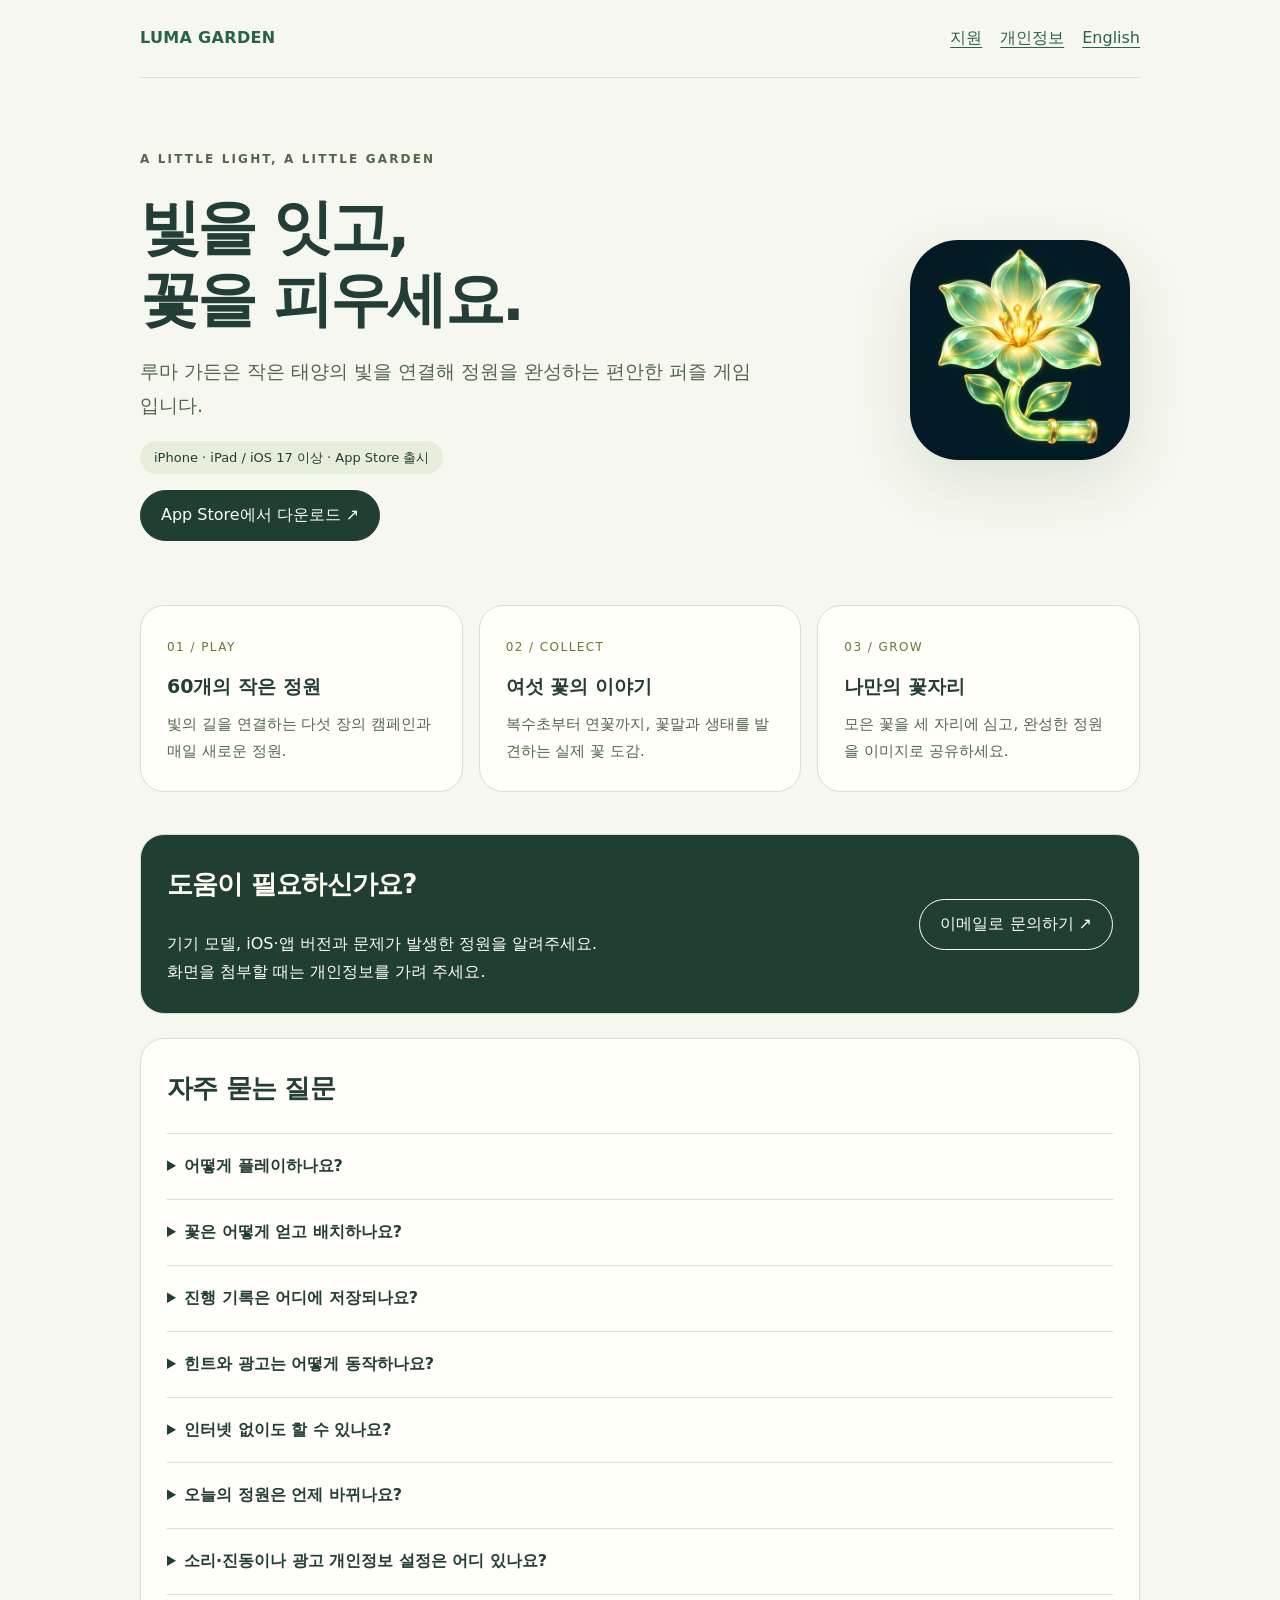
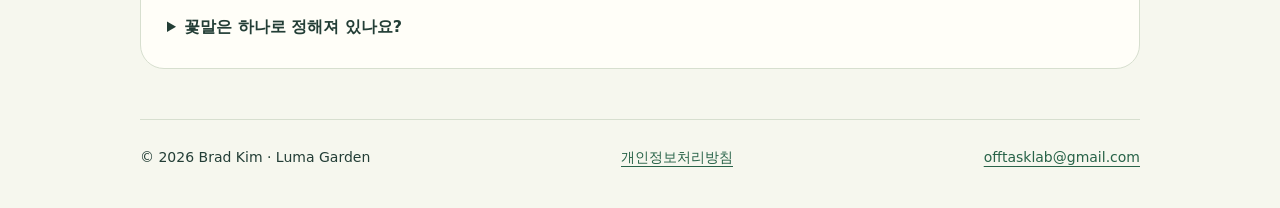
<file: index.html>
<!doctype html>
<html lang="ko"><head><meta charset="utf-8"><meta name="viewport" content="width=device-width, initial-scale=1"><title>루마 가든 · 지원</title><meta name="description" content="빛의 길을 연결하고 꽃을 피우는 루마 가든. 게임 도움말, 문의 및 개인정보 안내."><meta name="theme-color" content="#203e32"><meta property="og:title" content="루마 가든 · 지원"><meta property="og:description" content="빛의 길을 연결하고 꽃을 피우는 루마 가든. 게임 도움말, 문의 및 개인정보 안내."><link rel="icon" href="icon.png"><link rel="stylesheet" href="style.css"></head>
<body><a class="skip" href="#main">본문 바로가기</a><div class="wrap"><header class="top"><a class="brand" href="index.html">LUMA GARDEN</a><nav aria-label="주 메뉴"><a href="index.html" aria-current="page">지원</a><a href="privacy.html">개인정보</a><a href="index-en.html" lang="en" hreflang="en">English</a></nav></header><main id="main"><section class="hero"><div><span class="eyebrow">A LITTLE LIGHT, A LITTLE GARDEN</span><h1>빛을 잇고,<br>꽃을 피우세요.</h1><p class="lead">루마 가든은 작은 태양의 빛을 연결해 정원을 완성하는 편안한 퍼즐 게임입니다.</p><span class="pill">iPhone · iPad / iOS 17 이상 · App Store 출시</span><p><a class="button" href="https://apps.apple.com/app/id6826611529" aria-label="App Store에서 루마 가든 다운로드">App Store에서 다운로드 ↗</a></p></div><img src="icon.png" width="220" height="220" alt="루마 가든 앱 아이콘"></section><div class="grid"><section class="card"><span class="number">01 / PLAY</span><h2>60개의 작은 정원</h2><p>빛의 길을 연결하는 다섯 장의 캠페인과 매일 새로운 정원.</p></section><section class="card"><span class="number">02 / COLLECT</span><h2>여섯 꽃의 이야기</h2><p>복수초부터 연꽃까지, 꽃말과 생태를 발견하는 실제 꽃 도감.</p></section><section class="card"><span class="number">03 / GROW</span><h2>나만의 꽃자리</h2><p>모은 꽃을 세 자리에 심고, 완성한 정원을 이미지로 공유하세요.</p></section></div><section class="panel contact"><div><h2>도움이 필요하신가요?</h2><p>기기 모델, iOS·앱 버전과 문제가 발생한 정원을 알려주세요.<br>화면을 첨부할 때는 개인정보를 가려 주세요.</p></div><a class="button" href="mailto:offtasklab@gmail.com?subject=Luma%20Garden%20Support">이메일로 문의하기 ↗</a></section><section class="panel"><h2>자주 묻는 질문</h2><details><summary>어떻게 플레이하나요?</summary><p>타일을 탭해 방향을 돌리고, 작은 태양에서 모든 길과 꽃까지 빛을 연결하세요. 13번째 정원부터 등장하는 바람결 타일은 한 번에 180도 회전합니다.</p></details><details><summary>꽃은 어떻게 얻고 배치하나요?</summary><p>캠페인 정원을 완성하면 완료 수에 따라 실제 꽃 6종이 해금됩니다. 꽃 도감에서 다음 목표를 확인하고, 얻은 꽃을 홈 정원의 세 자리에 심거나 바꿀 수 있습니다. 꽃을 누르면 꽃말·생태 정보와 출처를 볼 수 있어요.</p></details><details><summary>진행 기록은 어디에 저장되나요?</summary><p>정원별 진행, 별점, 꽃 배치와 설정은 기기에 자동 저장됩니다. 앱 자체의 계정·서버 동기화 기능은 없습니다. 앱을 삭제하면 기기의 기록도 삭제되며, 개발자가 복구할 수 없습니다.</p></details><details><summary>힌트와 광고는 어떻게 동작하나요?</summary><p>퍼즐마다 무료 힌트 1회를 제공합니다. 이후 추가 힌트는 선택형 보상 광고에서 보상을 획득하면 적용됩니다. 캠페인 완료 후 다음 정원으로 이동할 때 전면 광고가 표시될 수 있습니다. 광고 실패 시에도 다음 정원으로 진행할 수 있고, 일일 정원에는 전면 광고가 표시되지 않습니다.</p></details><details><summary>인터넷 없이도 할 수 있나요?</summary><p>퍼즐 플레이와 기기 내 저장은 인터넷 없이 가능합니다. 광고, 동의 확인 및 꽃 정보의 외부 출처 링크에는 인터넷 연결이 필요합니다. 광고를 불러오지 못하면 광고 보상 힌트를 받을 수 없습니다.</p></details><details><summary>오늘의 정원은 언제 바뀌나요?</summary><p>UTC 자정에 바뀝니다. 한국 시간으로는 매일 오전 9시입니다.</p></details><details><summary>소리·진동이나 광고 개인정보 설정은 어디 있나요?</summary><p>앱 설정에서 소리와 진동을 조절할 수 있습니다. 소리가 들리지 않으면 기기 볼륨과 무음 모드도 확인하세요. 동의 관리 서비스가 요구하는 경우 같은 설정 화면에 광고 개인정보 설정이 표시됩니다.</p></details><details><summary>꽃말은 하나로 정해져 있나요?</summary><p>꽃말은 문화·시대·문헌에 따라 달라질 수 있습니다. 도감 상세에서 각 설명의 맥락과 연결된 출처를 확인해 주세요.</p></details></section></main><footer><span>© 2026 Brad Kim · Luma Garden</span><a href="privacy.html">개인정보처리방침</a><a href="mailto:offtasklab@gmail.com">offtasklab@gmail.com</a></footer></div></body></html>
</file>
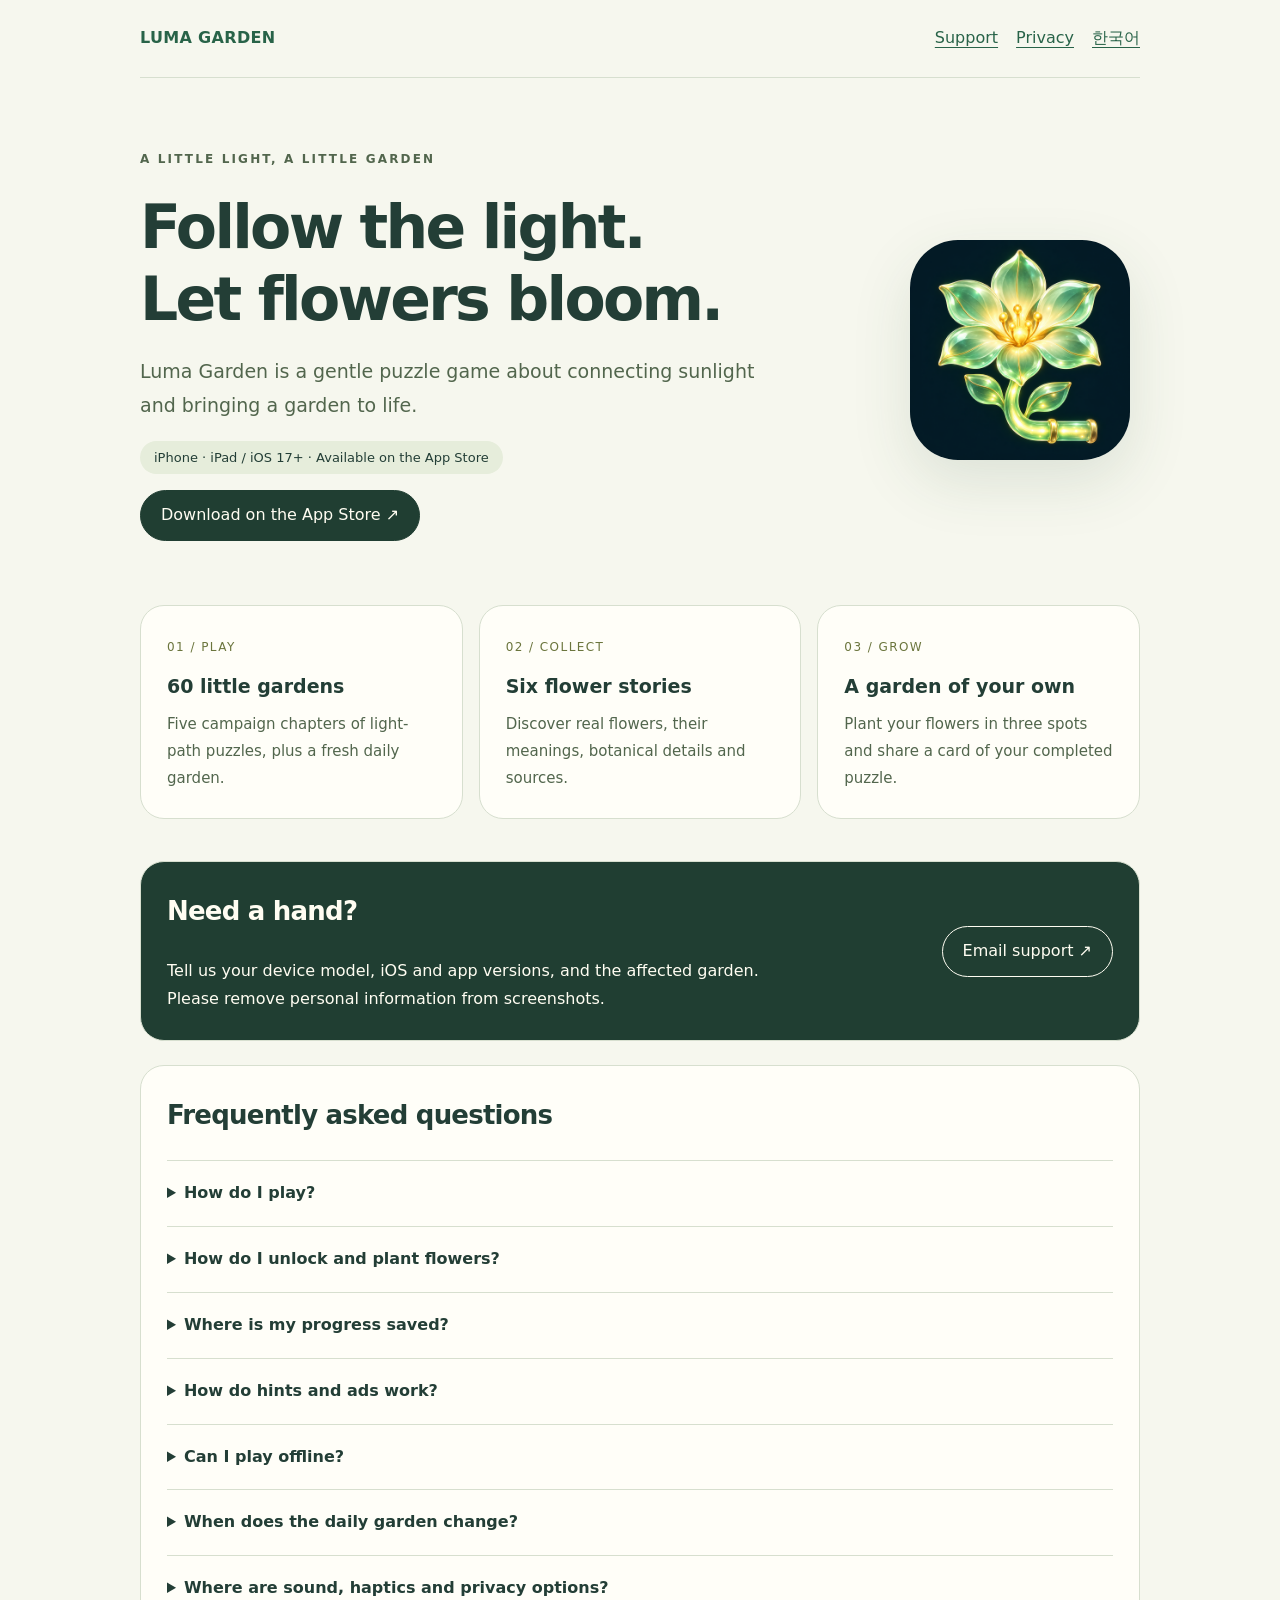
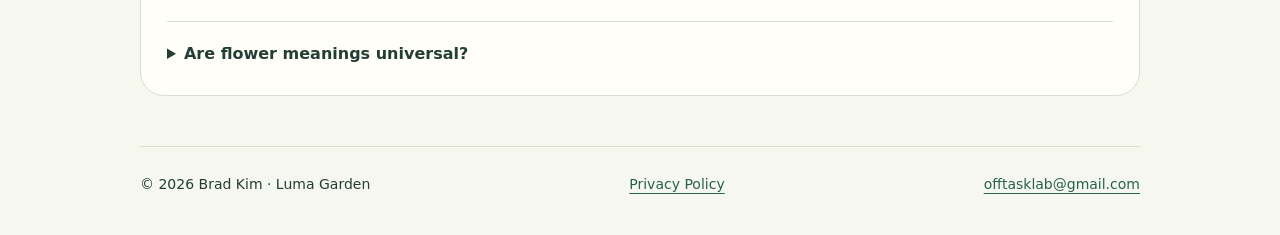
<file: index-en.html>
<!doctype html>
<html lang="en"><head><meta charset="utf-8"><meta name="viewport" content="width=device-width, initial-scale=1"><title>Luma Garden · Support</title><meta name="description" content="A quiet light-path puzzle. Help, contact and privacy information for Luma Garden."><meta name="theme-color" content="#203e32"><meta property="og:title" content="Luma Garden · Support"><meta property="og:description" content="A quiet light-path puzzle. Help, contact and privacy information for Luma Garden."><link rel="icon" href="icon.png"><link rel="stylesheet" href="style.css"></head>
<body><a class="skip" href="#main">Skip to content</a><div class="wrap"><header class="top"><a class="brand" href="index-en.html">LUMA GARDEN</a><nav aria-label="Main navigation"><a href="index-en.html" aria-current="page">Support</a><a href="privacy-en.html">Privacy</a><a href="index.html" lang="ko" hreflang="ko">한국어</a></nav></header><main id="main"><section class="hero"><div><span class="eyebrow">A LITTLE LIGHT, A LITTLE GARDEN</span><h1>Follow the light.<br>Let flowers bloom.</h1><p class="lead">Luma Garden is a gentle puzzle game about connecting sunlight and bringing a garden to life.</p><span class="pill">iPhone · iPad / iOS 17+ · Available on the App Store</span><p><a class="button" href="https://apps.apple.com/app/id6826611529" aria-label="Download Luma Garden from the App Store">Download on the App Store ↗</a></p></div><img src="icon.png" width="220" height="220" alt="Luma Garden app icon"></section><div class="grid"><section class="card"><span class="number">01 / PLAY</span><h2>60 little gardens</h2><p>Five campaign chapters of light-path puzzles, plus a fresh daily garden.</p></section><section class="card"><span class="number">02 / COLLECT</span><h2>Six flower stories</h2><p>Discover real flowers, their meanings, botanical details and sources.</p></section><section class="card"><span class="number">03 / GROW</span><h2>A garden of your own</h2><p>Plant your flowers in three spots and share a card of your completed puzzle.</p></section></div><section class="panel contact"><div><h2>Need a hand?</h2><p>Tell us your device model, iOS and app versions, and the affected garden.<br>Please remove personal information from screenshots.</p></div><a class="button" href="mailto:offtasklab@gmail.com?subject=Luma%20Garden%20Support">Email support ↗</a></section><section class="panel"><h2>Frequently asked questions</h2><details><summary>How do I play?</summary><p>Tap tiles to rotate them and connect the little sun to every path and flower. Windmill tiles introduced from garden 13 rotate 180 degrees per tap.</p></details><details><summary>How do I unlock and plant flowers?</summary><p>Complete campaign gardens to unlock six real flower species. The collection shows your next goal. Place unlocked flowers in three home-garden spots and open their entries for meanings, botanical information and sources.</p></details><details><summary>Where is my progress saved?</summary><p>Garden progress, stars, flower placements and preferences are saved on your device. The app has no account or server-sync service. Deleting the app removes its local records; the developer cannot restore them.</p></details><details><summary>How do hints and ads work?</summary><p>Each puzzle has one free hint. Additional hints require earning a reward in an optional rewarded ad. An interstitial may appear when moving to the next campaign garden. Ad failures do not block that transition. Daily gardens do not show interstitials.</p></details><details><summary>Can I play offline?</summary><p>Puzzles and local saving work offline. Ads, consent checks and external flower-source links require internet access. Rewarded hints are unavailable when an ad cannot load.</p></details><details><summary>When does the daily garden change?</summary><p>At midnight UTC, which is 9 a.m. in Korea.</p></details><details><summary>Where are sound, haptics and privacy options?</summary><p>Use the in-app settings for sound and haptics; also check device volume and Silent mode. Advertising privacy options appear in settings when required by the consent service.</p></details><details><summary>Are flower meanings universal?</summary><p>Meanings vary across cultures, periods and sources. Each flower entry provides context and source links.</p></details></section></main><footer><span>© 2026 Brad Kim · Luma Garden</span><a href="privacy-en.html">Privacy Policy</a><a href="mailto:offtasklab@gmail.com">offtasklab@gmail.com</a></footer></div></body></html>
</file>
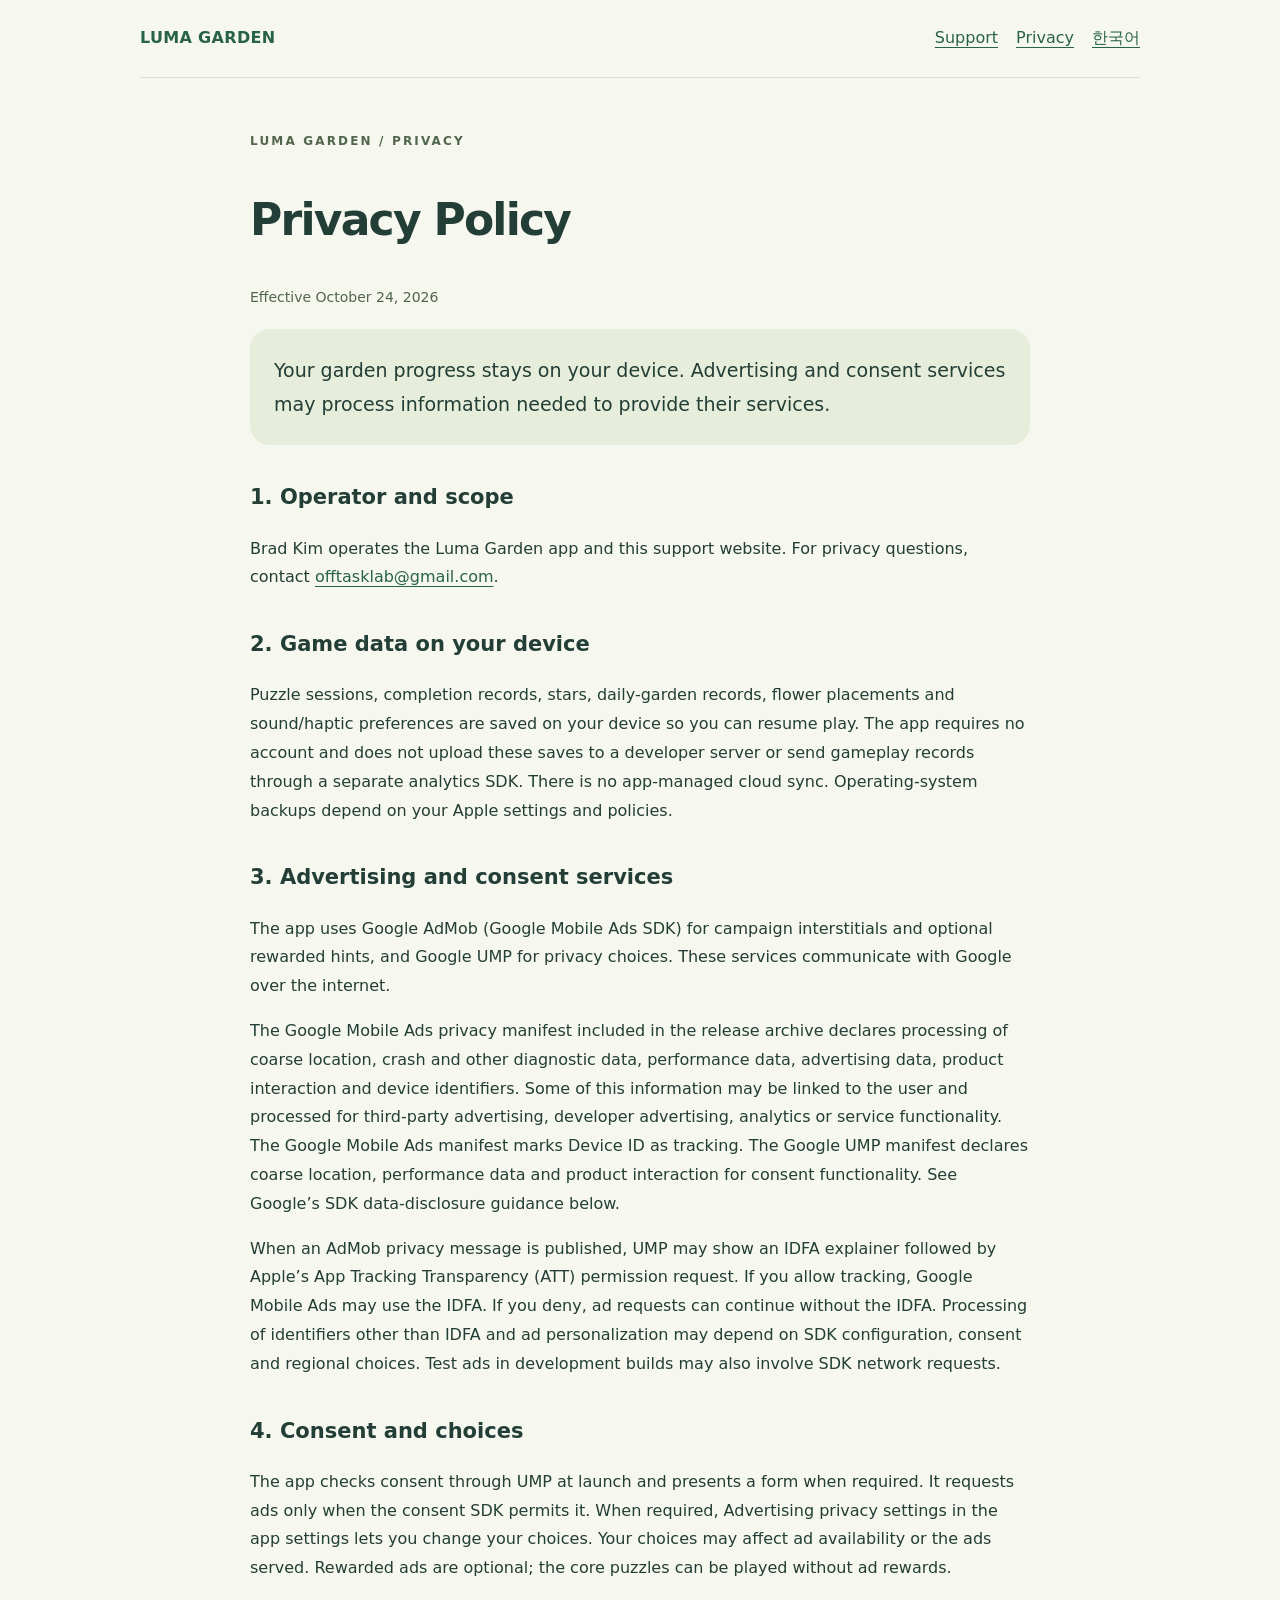
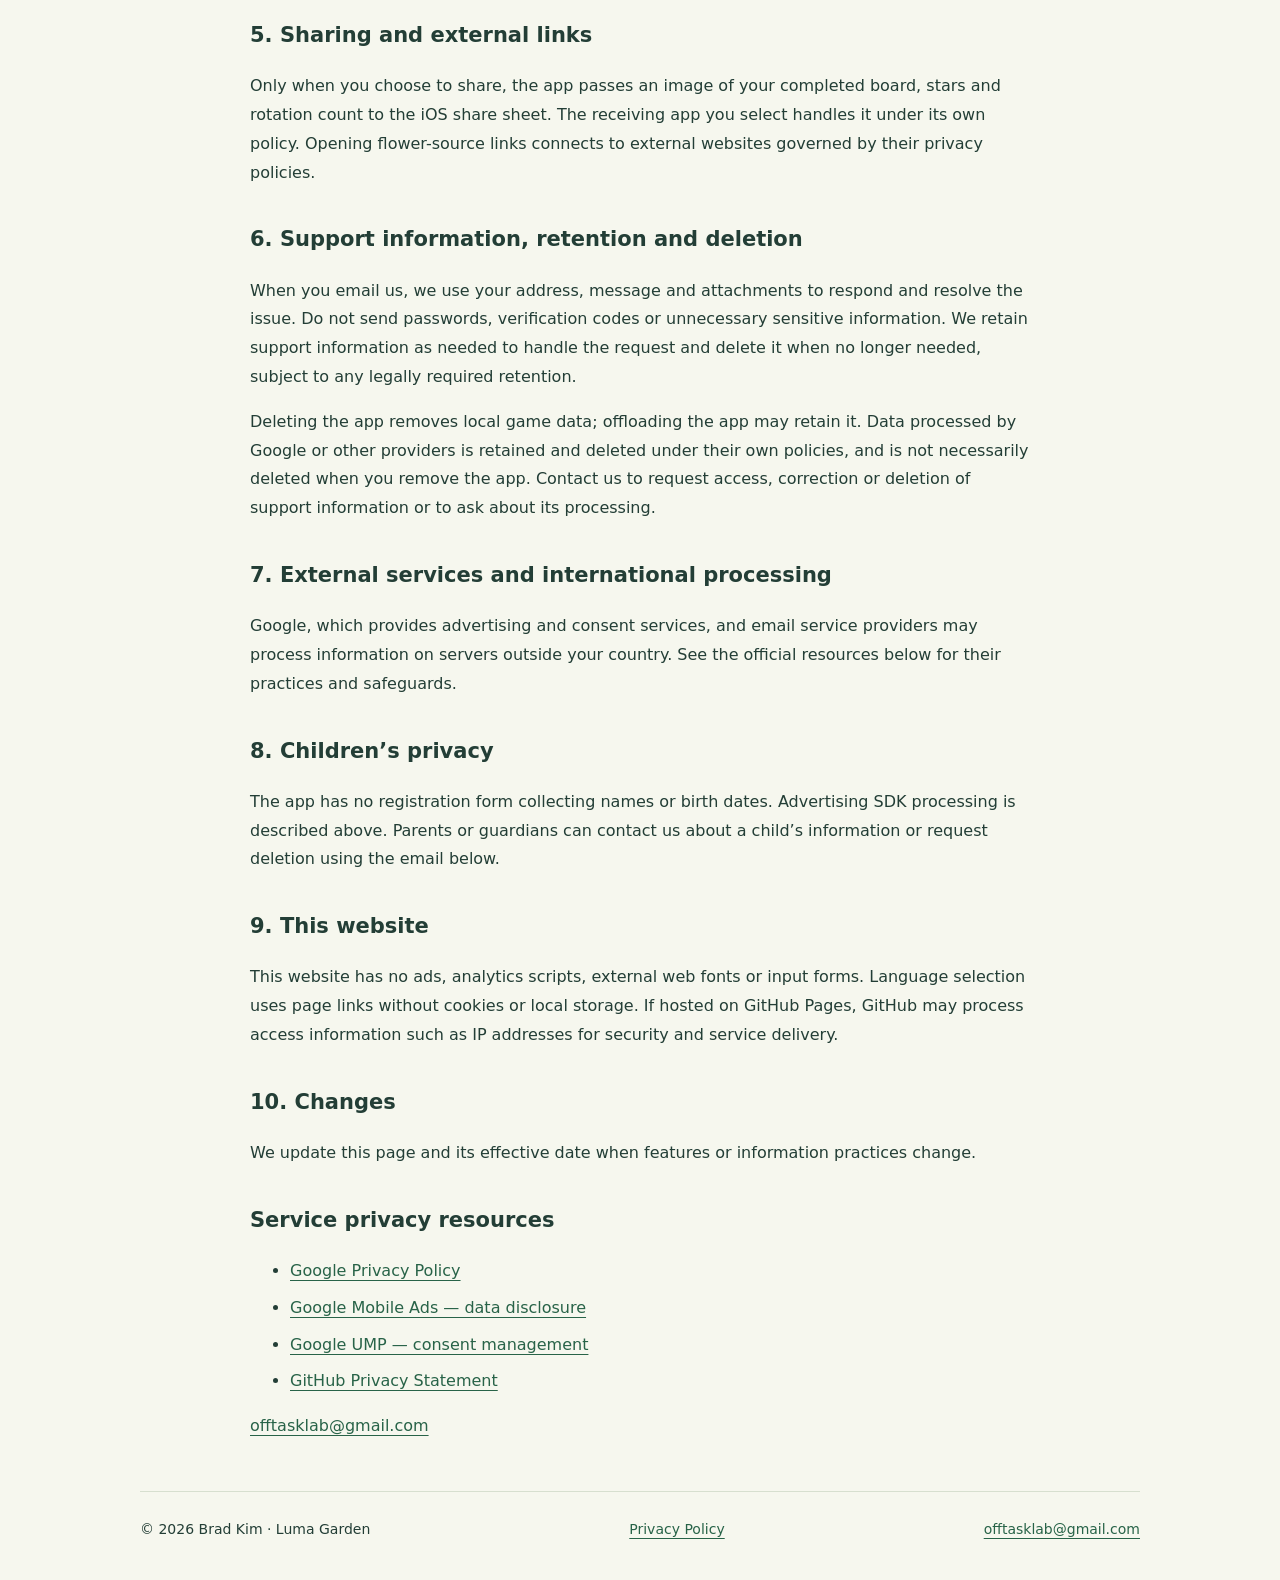
<file: privacy-en.html>
<!doctype html>
<html lang="en"><head><meta charset="utf-8"><meta name="viewport" content="width=device-width, initial-scale=1"><title>Luma Garden · Privacy Policy</title><meta name="description" content="A quiet light-path puzzle. Help, contact and privacy information for Luma Garden."><meta name="theme-color" content="#203e32"><meta property="og:title" content="Luma Garden · Privacy Policy"><meta property="og:description" content="A quiet light-path puzzle. Help, contact and privacy information for Luma Garden."><link rel="icon" href="icon.png"><link rel="stylesheet" href="style.css"></head>
<body><a class="skip" href="#main">Skip to content</a><div class="wrap"><header class="top"><a class="brand" href="index-en.html">LUMA GARDEN</a><nav aria-label="Main navigation"><a href="index-en.html">Support</a><a href="privacy-en.html" aria-current="page">Privacy</a><a href="privacy.html" lang="ko" hreflang="ko">한국어</a></nav></header><main id="main"><article class="policy"><span class="eyebrow">LUMA GARDEN / PRIVACY</span><h1>Privacy Policy</h1><p class="muted">Effective October 24, 2026</p><p class="intro">Your garden progress stays on your device. Advertising and consent services may process information needed to provide their services.</p><section><h2>1. Operator and scope</h2><p>Brad Kim operates the Luma Garden app and this support website. For privacy questions, contact <a href="mailto:offtasklab@gmail.com">offtasklab@gmail.com</a>.</p></section><section><h2>2. Game data on your device</h2><p>Puzzle sessions, completion records, stars, daily-garden records, flower placements and sound/haptic preferences are saved on your device so you can resume play. The app requires no account and does not upload these saves to a developer server or send gameplay records through a separate analytics SDK. There is no app-managed cloud sync. Operating-system backups depend on your Apple settings and policies.</p></section><section><h2>3. Advertising and consent services</h2><p>The app uses Google AdMob (Google Mobile Ads SDK) for campaign interstitials and optional rewarded hints, and Google UMP for privacy choices. These services communicate with Google over the internet.</p><p>The Google Mobile Ads privacy manifest included in the release archive declares processing of coarse location, crash and other diagnostic data, performance data, advertising data, product interaction and device identifiers. Some of this information may be linked to the user and processed for third-party advertising, developer advertising, analytics or service functionality. The Google Mobile Ads manifest marks Device ID as tracking. The Google UMP manifest declares coarse location, performance data and product interaction for consent functionality. See Google’s SDK data-disclosure guidance below.</p><p>When an AdMob privacy message is published, UMP may show an IDFA explainer followed by Apple’s App Tracking Transparency (ATT) permission request. If you allow tracking, Google Mobile Ads may use the IDFA. If you deny, ad requests can continue without the IDFA. Processing of identifiers other than IDFA and ad personalization may depend on SDK configuration, consent and regional choices. Test ads in development builds may also involve SDK network requests.</p></section><section><h2>4. Consent and choices</h2><p>The app checks consent through UMP at launch and presents a form when required. It requests ads only when the consent SDK permits it. When required, Advertising privacy settings in the app settings lets you change your choices. Your choices may affect ad availability or the ads served. Rewarded ads are optional; the core puzzles can be played without ad rewards.</p></section><section><h2>5. Sharing and external links</h2><p>Only when you choose to share, the app passes an image of your completed board, stars and rotation count to the iOS share sheet. The receiving app you select handles it under its own policy. Opening flower-source links connects to external websites governed by their privacy policies.</p></section><section><h2>6. Support information, retention and deletion</h2><p>When you email us, we use your address, message and attachments to respond and resolve the issue. Do not send passwords, verification codes or unnecessary sensitive information. We retain support information as needed to handle the request and delete it when no longer needed, subject to any legally required retention.</p><p>Deleting the app removes local game data; offloading the app may retain it. Data processed by Google or other providers is retained and deleted under their own policies, and is not necessarily deleted when you remove the app. Contact us to request access, correction or deletion of support information or to ask about its processing.</p></section><section><h2>7. External services and international processing</h2><p>Google, which provides advertising and consent services, and email service providers may process information on servers outside your country. See the official resources below for their practices and safeguards.</p></section><section><h2>8. Children’s privacy</h2><p>The app has no registration form collecting names or birth dates. Advertising SDK processing is described above. Parents or guardians can contact us about a child’s information or request deletion using the email below.</p></section><section><h2>9. This website</h2><p>This website has no ads, analytics scripts, external web fonts or input forms. Language selection uses page links without cookies or local storage. If hosted on GitHub Pages, GitHub may process access information such as IP addresses for security and service delivery.</p></section><section><h2>10. Changes</h2><p>We update this page and its effective date when features or information practices change.</p></section><section><h2>Service privacy resources</h2><ul><li><a href="https://policies.google.com/privacy">Google Privacy Policy</a></li><li><a href="https://developers.google.com/admob/ios/privacy/data-disclosure">Google Mobile Ads — data disclosure</a></li><li><a href="https://developers.google.com/admob/ios/privacy">Google UMP — consent management</a></li><li><a href="https://docs.github.com/en/site-policy/privacy-policies/github-general-privacy-statement">GitHub Privacy Statement</a></li></ul></section><p><a href="mailto:offtasklab@gmail.com">offtasklab@gmail.com</a></p></article></main><footer><span>© 2026 Brad Kim · Luma Garden</span><a href="privacy-en.html">Privacy Policy</a><a href="mailto:offtasklab@gmail.com">offtasklab@gmail.com</a></footer></div></body></html>
</file>
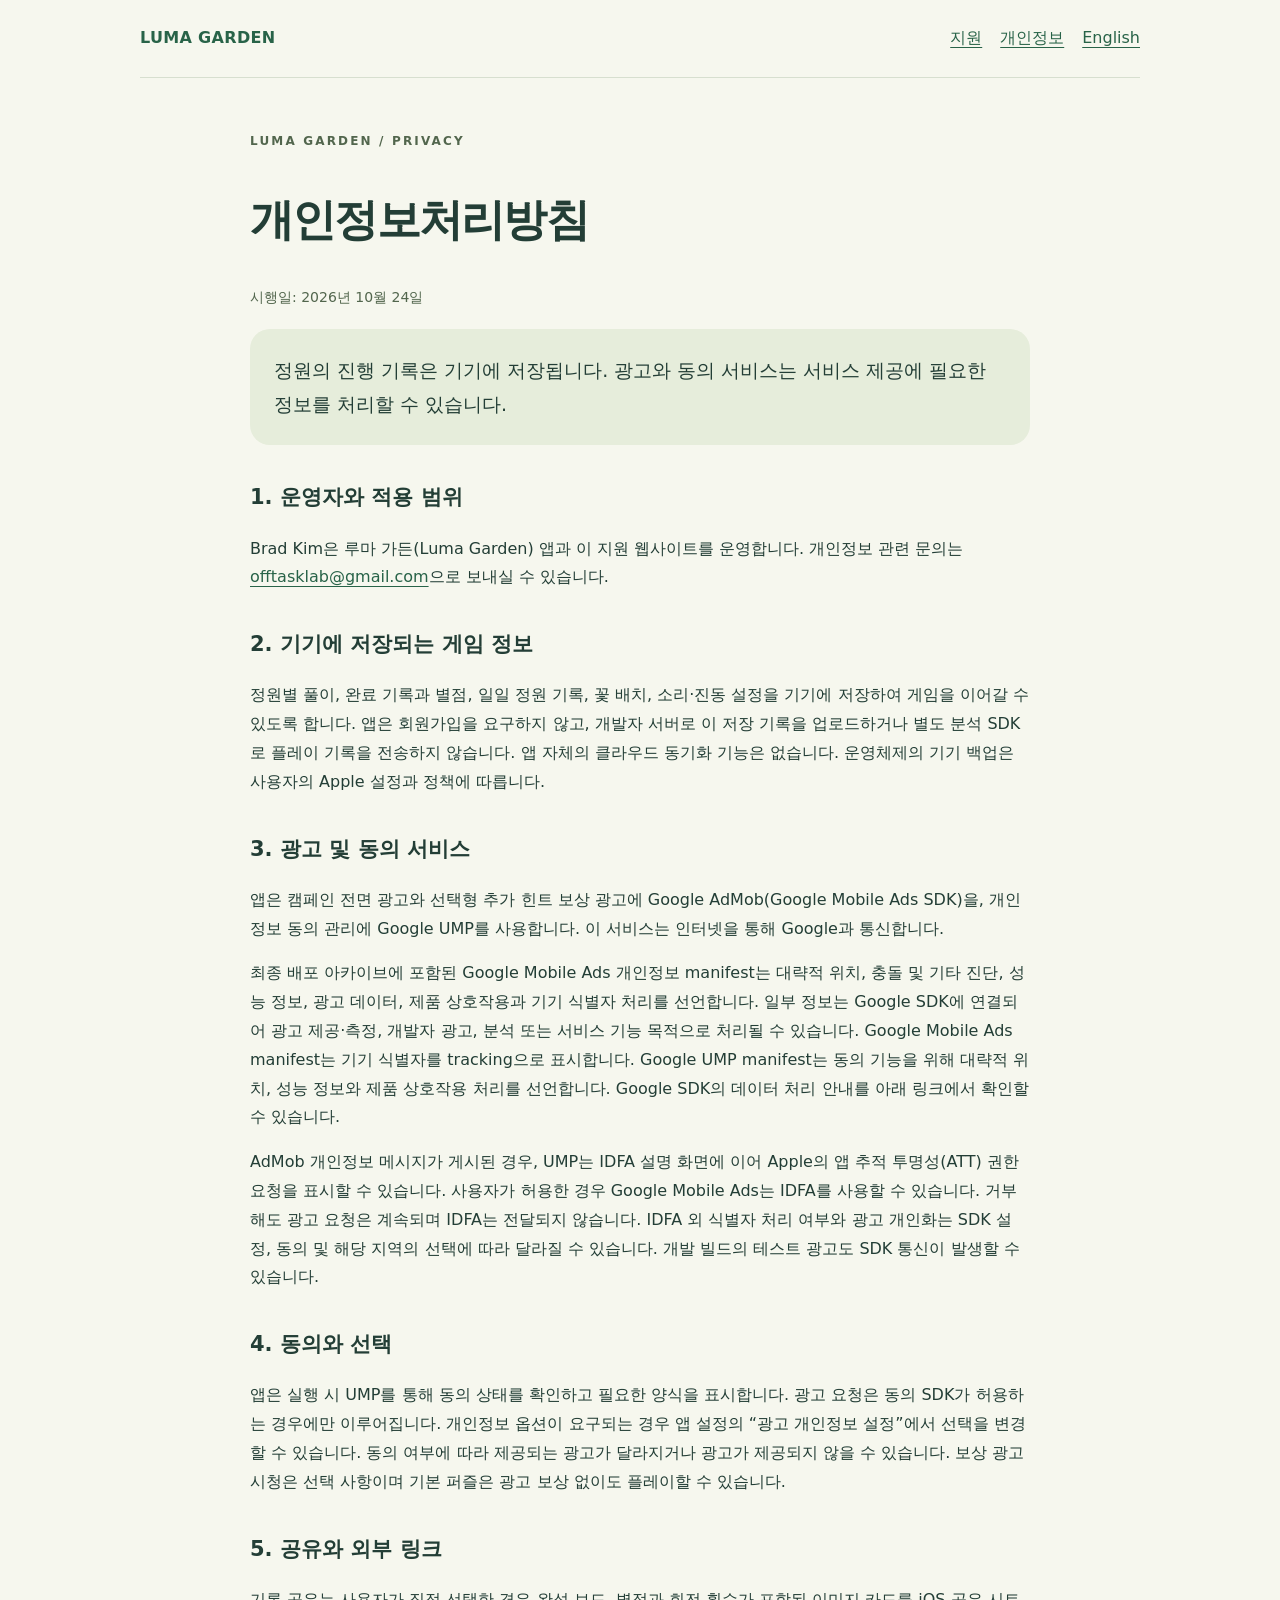
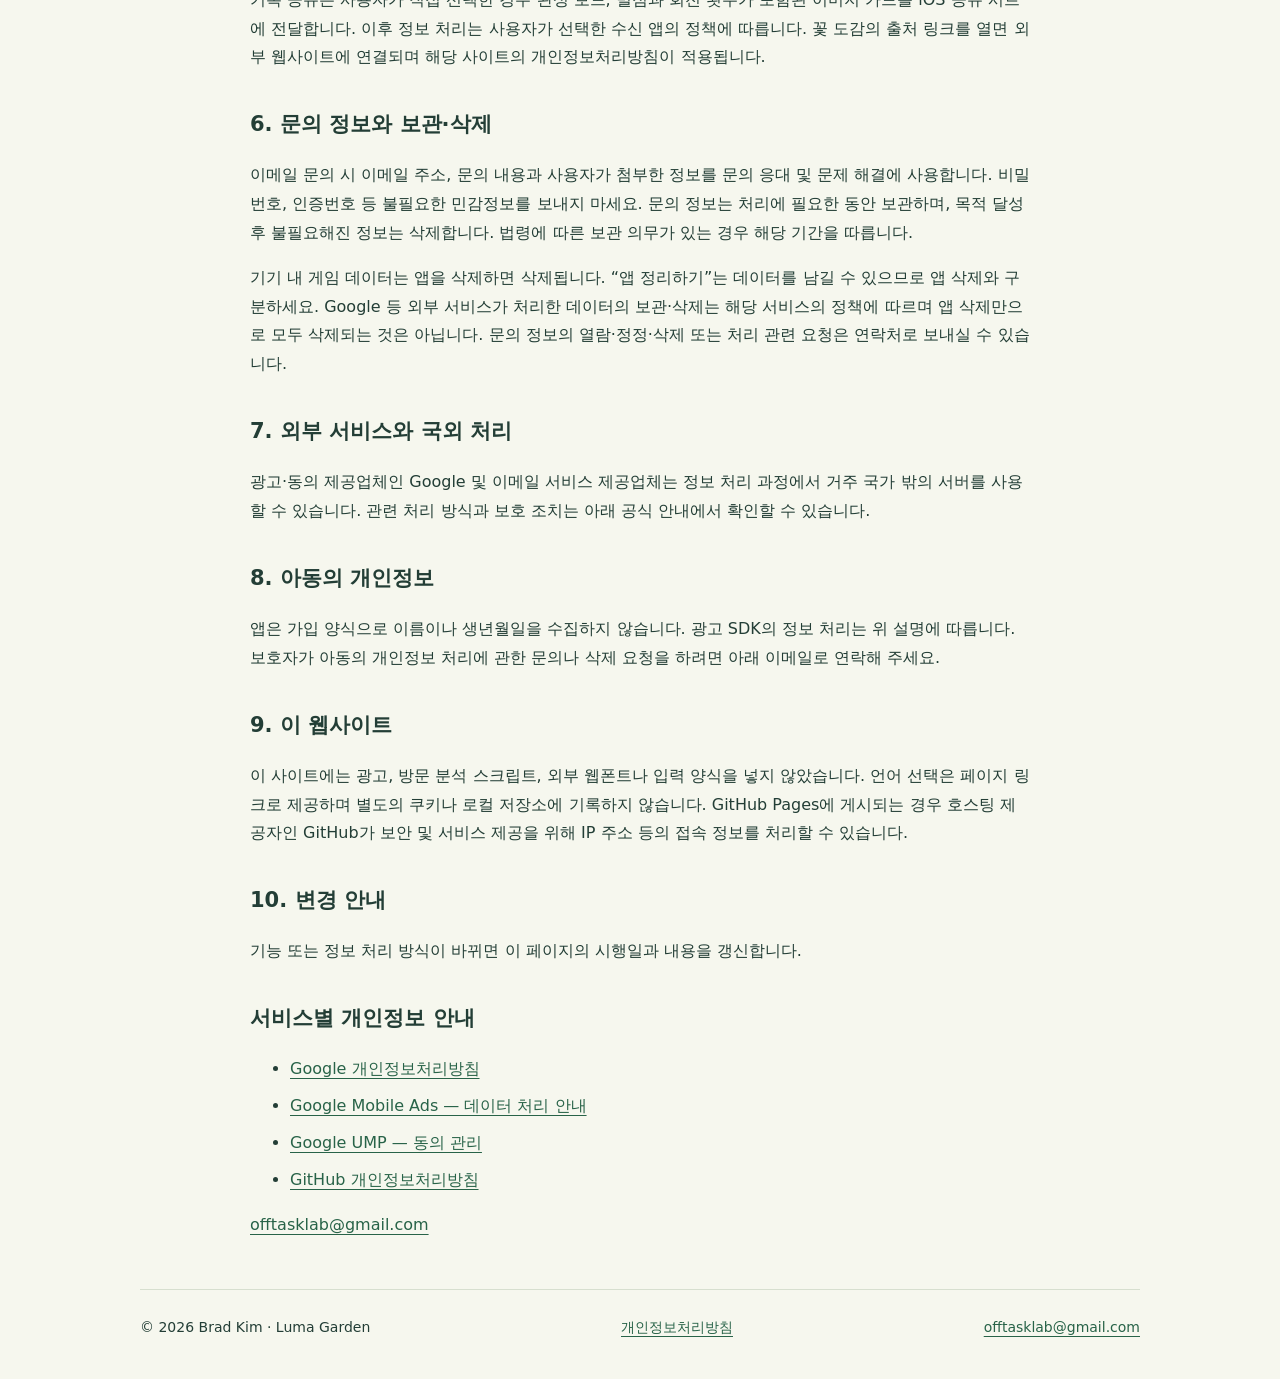
<file: privacy.html>
<!doctype html>
<html lang="ko"><head><meta charset="utf-8"><meta name="viewport" content="width=device-width, initial-scale=1"><title>루마 가든 · 개인정보처리방침</title><meta name="description" content="빛의 길을 연결하고 꽃을 피우는 루마 가든. 게임 도움말, 문의 및 개인정보 안내."><meta name="theme-color" content="#203e32"><meta property="og:title" content="루마 가든 · 개인정보처리방침"><meta property="og:description" content="빛의 길을 연결하고 꽃을 피우는 루마 가든. 게임 도움말, 문의 및 개인정보 안내."><link rel="icon" href="icon.png"><link rel="stylesheet" href="style.css"></head>
<body><a class="skip" href="#main">본문 바로가기</a><div class="wrap"><header class="top"><a class="brand" href="index.html">LUMA GARDEN</a><nav aria-label="주 메뉴"><a href="index.html">지원</a><a href="privacy.html" aria-current="page">개인정보</a><a href="privacy-en.html" lang="en" hreflang="en">English</a></nav></header><main id="main"><article class="policy"><span class="eyebrow">LUMA GARDEN / PRIVACY</span><h1>개인정보처리방침</h1><p class="muted">시행일: 2026년 10월 24일</p><p class="intro">정원의 진행 기록은 기기에 저장됩니다. 광고와 동의 서비스는 서비스 제공에 필요한 정보를 처리할 수 있습니다.</p><section><h2>1. 운영자와 적용 범위</h2><p>Brad Kim은 루마 가든(Luma Garden) 앱과 이 지원 웹사이트를 운영합니다. 개인정보 관련 문의는 <a href="mailto:offtasklab@gmail.com">offtasklab@gmail.com</a>으로 보내실 수 있습니다.</p></section><section><h2>2. 기기에 저장되는 게임 정보</h2><p>정원별 풀이, 완료 기록과 별점, 일일 정원 기록, 꽃 배치, 소리·진동 설정을 기기에 저장하여 게임을 이어갈 수 있도록 합니다. 앱은 회원가입을 요구하지 않고, 개발자 서버로 이 저장 기록을 업로드하거나 별도 분석 SDK로 플레이 기록을 전송하지 않습니다. 앱 자체의 클라우드 동기화 기능은 없습니다. 운영체제의 기기 백업은 사용자의 Apple 설정과 정책에 따릅니다.</p></section><section><h2>3. 광고 및 동의 서비스</h2><p>앱은 캠페인 전면 광고와 선택형 추가 힌트 보상 광고에 Google AdMob(Google Mobile Ads SDK)을, 개인정보 동의 관리에 Google UMP를 사용합니다. 이 서비스는 인터넷을 통해 Google과 통신합니다.</p><p>최종 배포 아카이브에 포함된 Google Mobile Ads 개인정보 manifest는 대략적 위치, 충돌 및 기타 진단, 성능 정보, 광고 데이터, 제품 상호작용과 기기 식별자 처리를 선언합니다. 일부 정보는 Google SDK에 연결되어 광고 제공·측정, 개발자 광고, 분석 또는 서비스 기능 목적으로 처리될 수 있습니다. Google Mobile Ads manifest는 기기 식별자를 tracking으로 표시합니다. Google UMP manifest는 동의 기능을 위해 대략적 위치, 성능 정보와 제품 상호작용 처리를 선언합니다. Google SDK의 데이터 처리 안내를 아래 링크에서 확인할 수 있습니다.</p><p>AdMob 개인정보 메시지가 게시된 경우, UMP는 IDFA 설명 화면에 이어 Apple의 앱 추적 투명성(ATT) 권한 요청을 표시할 수 있습니다. 사용자가 허용한 경우 Google Mobile Ads는 IDFA를 사용할 수 있습니다. 거부해도 광고 요청은 계속되며 IDFA는 전달되지 않습니다. IDFA 외 식별자 처리 여부와 광고 개인화는 SDK 설정, 동의 및 해당 지역의 선택에 따라 달라질 수 있습니다. 개발 빌드의 테스트 광고도 SDK 통신이 발생할 수 있습니다.</p></section><section><h2>4. 동의와 선택</h2><p>앱은 실행 시 UMP를 통해 동의 상태를 확인하고 필요한 양식을 표시합니다. 광고 요청은 동의 SDK가 허용하는 경우에만 이루어집니다. 개인정보 옵션이 요구되는 경우 앱 설정의 “광고 개인정보 설정”에서 선택을 변경할 수 있습니다. 동의 여부에 따라 제공되는 광고가 달라지거나 광고가 제공되지 않을 수 있습니다. 보상 광고 시청은 선택 사항이며 기본 퍼즐은 광고 보상 없이도 플레이할 수 있습니다.</p></section><section><h2>5. 공유와 외부 링크</h2><p>기록 공유는 사용자가 직접 선택한 경우 완성 보드, 별점과 회전 횟수가 포함된 이미지 카드를 iOS 공유 시트에 전달합니다. 이후 정보 처리는 사용자가 선택한 수신 앱의 정책에 따릅니다. 꽃 도감의 출처 링크를 열면 외부 웹사이트에 연결되며 해당 사이트의 개인정보처리방침이 적용됩니다.</p></section><section><h2>6. 문의 정보와 보관·삭제</h2><p>이메일 문의 시 이메일 주소, 문의 내용과 사용자가 첨부한 정보를 문의 응대 및 문제 해결에 사용합니다. 비밀번호, 인증번호 등 불필요한 민감정보를 보내지 마세요. 문의 정보는 처리에 필요한 동안 보관하며, 목적 달성 후 불필요해진 정보는 삭제합니다. 법령에 따른 보관 의무가 있는 경우 해당 기간을 따릅니다.</p><p>기기 내 게임 데이터는 앱을 삭제하면 삭제됩니다. “앱 정리하기”는 데이터를 남길 수 있으므로 앱 삭제와 구분하세요. Google 등 외부 서비스가 처리한 데이터의 보관·삭제는 해당 서비스의 정책에 따르며 앱 삭제만으로 모두 삭제되는 것은 아닙니다. 문의 정보의 열람·정정·삭제 또는 처리 관련 요청은 연락처로 보내실 수 있습니다.</p></section><section><h2>7. 외부 서비스와 국외 처리</h2><p>광고·동의 제공업체인 Google 및 이메일 서비스 제공업체는 정보 처리 과정에서 거주 국가 밖의 서버를 사용할 수 있습니다. 관련 처리 방식과 보호 조치는 아래 공식 안내에서 확인할 수 있습니다.</p></section><section><h2>8. 아동의 개인정보</h2><p>앱은 가입 양식으로 이름이나 생년월일을 수집하지 않습니다. 광고 SDK의 정보 처리는 위 설명에 따릅니다. 보호자가 아동의 개인정보 처리에 관한 문의나 삭제 요청을 하려면 아래 이메일로 연락해 주세요.</p></section><section><h2>9. 이 웹사이트</h2><p>이 사이트에는 광고, 방문 분석 스크립트, 외부 웹폰트나 입력 양식을 넣지 않았습니다. 언어 선택은 페이지 링크로 제공하며 별도의 쿠키나 로컬 저장소에 기록하지 않습니다. GitHub Pages에 게시되는 경우 호스팅 제공자인 GitHub가 보안 및 서비스 제공을 위해 IP 주소 등의 접속 정보를 처리할 수 있습니다.</p></section><section><h2>10. 변경 안내</h2><p>기능 또는 정보 처리 방식이 바뀌면 이 페이지의 시행일과 내용을 갱신합니다.</p></section><section><h2>서비스별 개인정보 안내</h2><ul><li><a href="https://policies.google.com/privacy">Google 개인정보처리방침</a></li><li><a href="https://developers.google.com/admob/ios/privacy/data-disclosure">Google Mobile Ads — 데이터 처리 안내</a></li><li><a href="https://developers.google.com/admob/ios/privacy">Google UMP — 동의 관리</a></li><li><a href="https://docs.github.com/en/site-policy/privacy-policies/github-general-privacy-statement">GitHub 개인정보처리방침</a></li></ul></section><p><a href="mailto:offtasklab@gmail.com">offtasklab@gmail.com</a></p></article></main><footer><span>© 2026 Brad Kim · Luma Garden</span><a href="privacy.html">개인정보처리방침</a><a href="mailto:offtasklab@gmail.com">offtasklab@gmail.com</a></footer></div></body></html>
</file>
<file: style.css>
*{box-sizing:border-box}html{scroll-behavior:smooth}body{margin:0;background:#f6f7ee;color:#233e36;font:16px/1.8 -apple-system,BlinkMacSystemFont,"Apple SD Gothic Neo",system-ui,sans-serif}a{color:#286348;text-underline-offset:4px}a:hover{color:#143b29}a:focus-visible,summary:focus-visible{outline:3px solid #ad691d;outline-offset:5px;border-radius:4px}.wrap{width:min(100% - 40px,1000px);margin:auto}.skip{position:absolute;left:20px;top:-90px;background:white;padding:12px;z-index:5}.skip:focus{top:12px}.top{display:flex;align-items:center;justify-content:space-between;gap:20px;padding:24px 0;border-bottom:1px solid #d7dfcf}.brand{text-decoration:none;font-weight:750;letter-spacing:.02em}.top nav{display:flex;gap:18px;flex-wrap:wrap}.hero{padding:66px 0 48px;display:grid;grid-template-columns:1fr 230px;align-items:center;gap:48px}.eyebrow{font-size:12px;letter-spacing:.18em;font-weight:750;color:#52664d}.hero h1{font-size:clamp(36px,6vw,60px);line-height:1.2;letter-spacing:-.045em;margin:18px 0}.hero p{max-width:620px}.hero img{width:220px;height:220px;border-radius:48px;box-shadow:0 22px 60px #31593a20}.lead{font-size:19px;color:#52664d}.pill{display:inline-block;background:#e6eddb;border-radius:30px;padding:5px 14px;font-size:13px}.grid{display:grid;grid-template-columns:repeat(3,1fr);gap:16px;margin-bottom:42px}.card,.panel{background:#fffef8;border:1px solid #d7dfcf;border-radius:24px;padding:26px}.card h2{font-size:19px;margin:8px 0}.card p{font-size:15px;margin:0;color:#52664d}.number{font-size:12px;color:#6b753d;letter-spacing:.12em}.panel{margin:24px 0}.panel h2{margin-top:0;font-size:26px;letter-spacing:-.03em}.contact{background:#203e32;color:#fffdf2;display:flex;justify-content:space-between;align-items:center;gap:24px}.contact a{color:#fffdf2;overflow-wrap:anywhere}.contact p{margin-bottom:0}.button{display:inline-block;border:1px solid currentColor;padding:10px 20px;border-radius:30px;text-decoration:none;white-space:nowrap}.hero .button{background:#203e32;color:#fffdf2;border-color:#203e32}.hero .button:hover{color:#fff}details{border-top:1px solid #d7dfcf;padding:18px 0}details:last-child{padding-bottom:0}summary{cursor:pointer;font-weight:650;padding-right:12px}details p{color:#52664d;margin:12px 0 0}.policy{max-width:780px;margin:48px auto}.policy h1{font-size:clamp(30px,5vw,44px);line-height:1.3;letter-spacing:-.04em}.policy h2{font-size:21px;margin-top:34px}.policy li{margin:8px 0}.policy .intro{font-size:19px;background:#e6eddb;padding:24px;border-radius:20px}.muted{color:#52664d;font-size:14px}footer{margin-top:50px;border-top:1px solid #d7dfcf;padding:25px 0 38px;display:flex;justify-content:space-between;gap:18px;flex-wrap:wrap;font-size:14px}p,li{overflow-wrap:anywhere}@media(max-width:650px){.wrap{width:calc(100% - 32px)}.top{align-items:flex-start;font-size:14px}.top nav{gap:12px}.hero{padding:36px 0;grid-template-columns:1fr;gap:24px}.hero img{grid-row:1;width:100px;height:100px;border-radius:24px}.hero h1{margin-top:12px}.grid{grid-template-columns:1fr;gap:12px}.card,.panel{padding:22px}.contact{display:block}.contact .button{margin-top:20px}.policy{margin-top:32px}}@media(prefers-reduced-motion:reduce){html{scroll-behavior:auto}}
</file>
